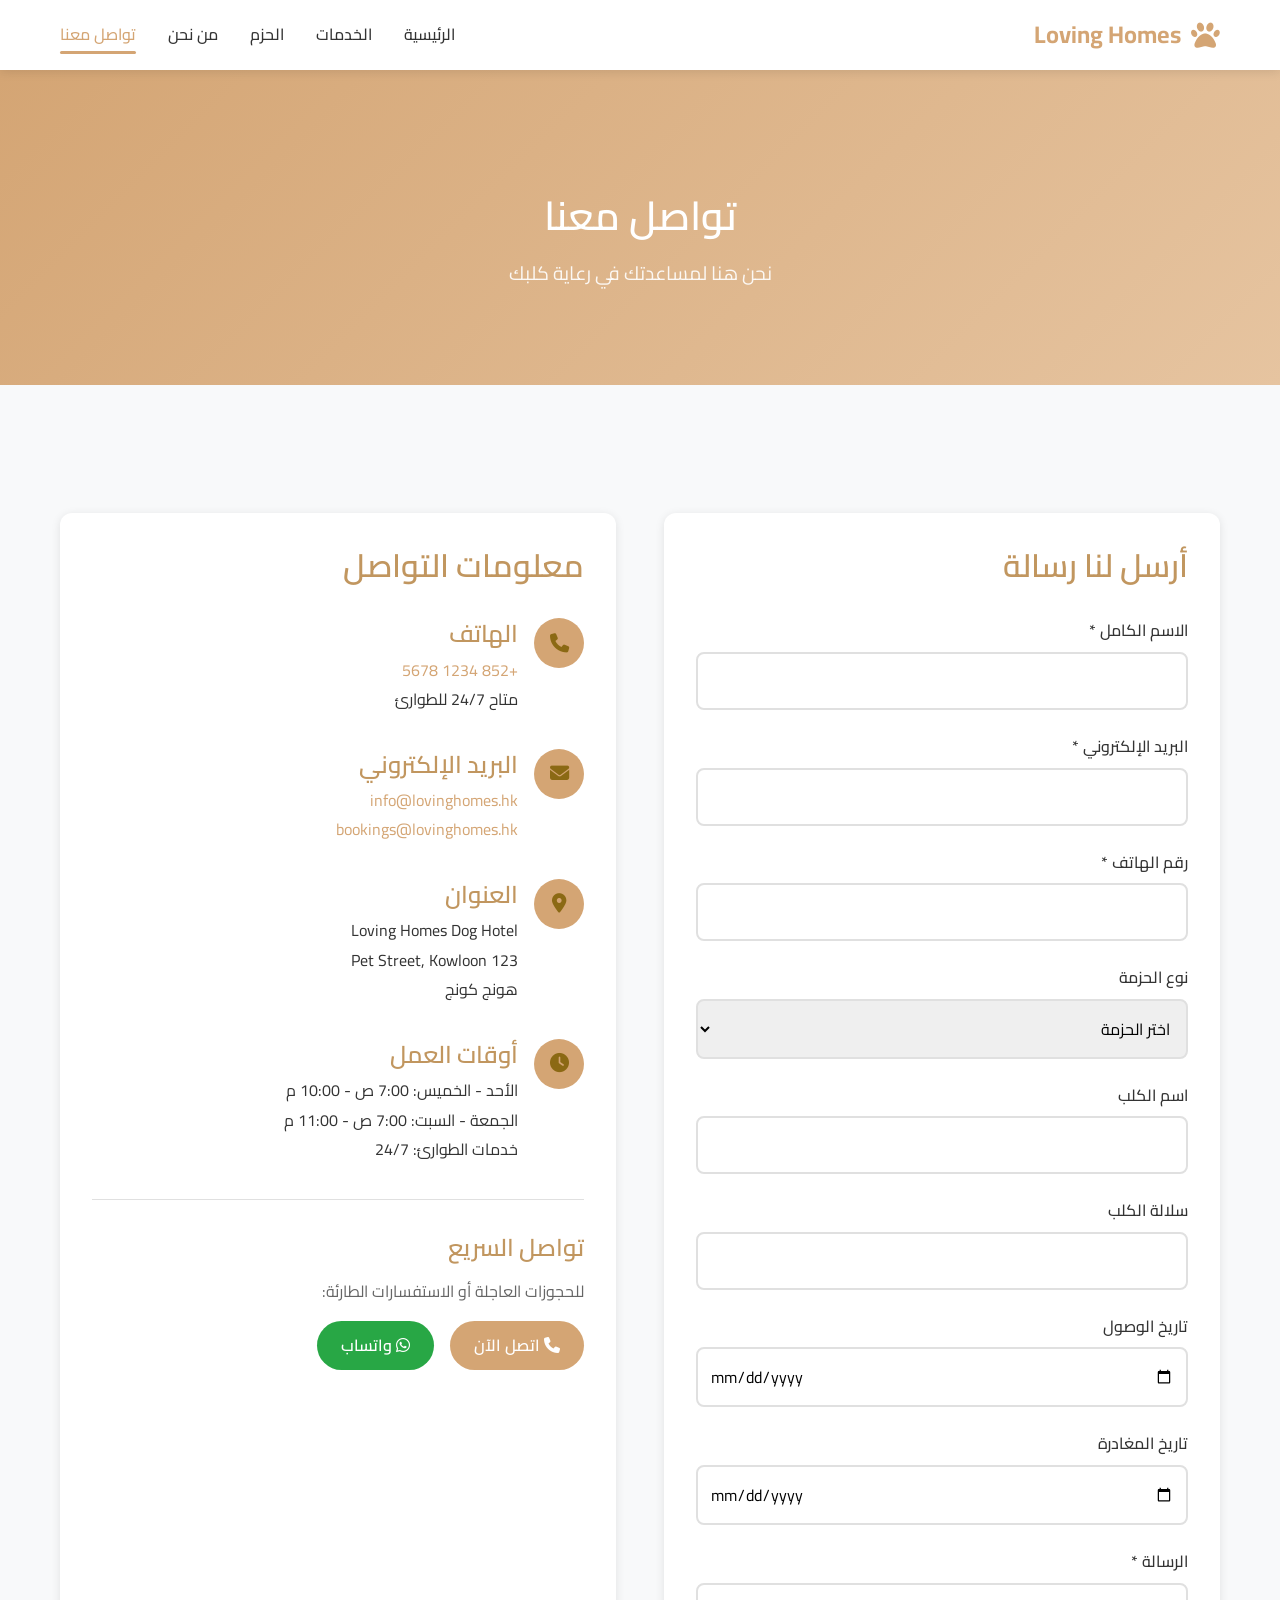
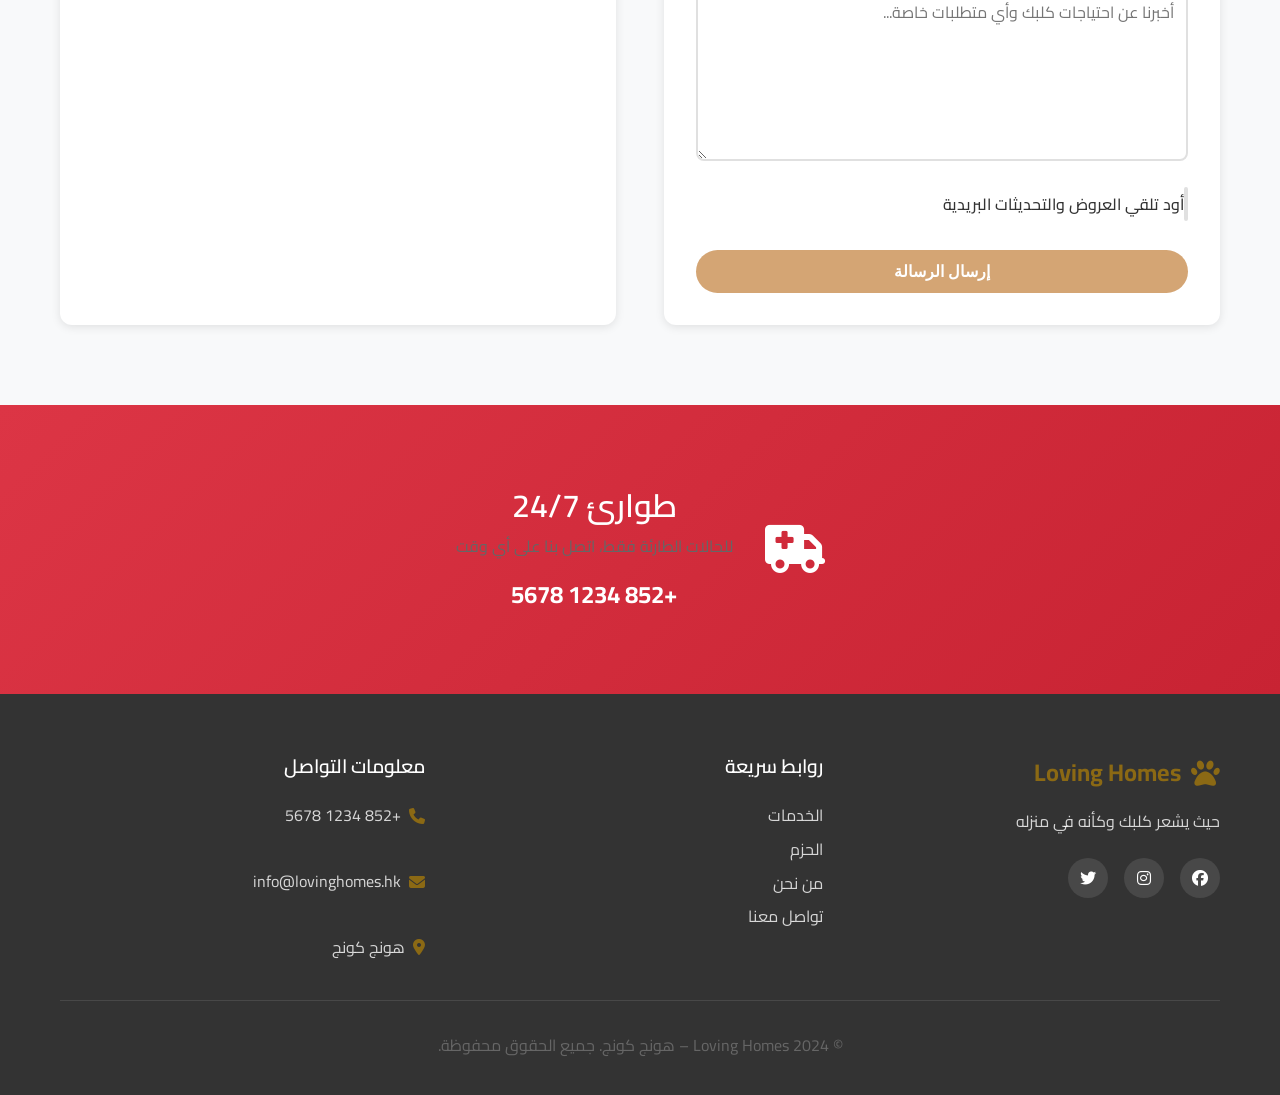
<file: contact.html>
<!DOCTYPE html>
<html lang="ar" dir="rtl">
<head>
    <meta charset="UTF-8">
    <meta name="viewport" content="width=device-width, initial-scale=1.0">
    <title>تواصل معنا | Loving Homes – هونج كونج</title>
    <meta name="description" content="تواصل مع Loving Homes هونج كونج لحجز فندق الكلاب">
    <link rel="stylesheet" href="styles.css">
    <link rel="preconnect" href="https://fonts.googleapis.com">
    <link rel="preconnect" href="https://fonts.gstatic.com" crossorigin>
    <link href="https://fonts.googleapis.com/css2?family=Cairo:wght@300;400;600;700&display=swap" rel="stylesheet">
    <link rel="stylesheet" href="https://cdnjs.cloudflare.com/ajax/libs/font-awesome/6.4.0/css/all.min.css">
</head>
<body>
    <!-- Navigation -->
    <nav class="navbar">
        <div class="nav-container">
            <div class="nav-logo">
                <i class="fas fa-paw"></i>
                <span>Loving Homes</span>
            </div>
            <ul class="nav-menu">
                <li><a href="index.html" class="nav-link">الرئيسية</a></li>
                <li><a href="services.html" class="nav-link">الخدمات</a></li>
                <li><a href="packages.html" class="nav-link">الحزم</a></li>
                <li><a href="about.html" class="nav-link">من نحن</a></li>
                <li><a href="contact.html" class="nav-link active">تواصل معنا</a></li>
            </ul>
            <div class="nav-toggle">
                <span class="bar"></span>
                <span class="bar"></span>
                <span class="bar"></span>
            </div>
        </div>
    </nav>

    <!-- Page Header -->
    <section class="page-header">
        <div class="container">
            <h1>تواصل معنا</h1>
            <p>نحن هنا لمساعدتك في رعاية كلبك</p>
        </div>
    </section>

    <!-- Contact Section -->
    <section class="contact-section">
        <div class="container">
            <div class="contact-grid">
                <!-- Contact Form -->
                <div class="contact-form-container">
                    <h2>أرسل لنا رسالة</h2>
                    <form class="contact-form" id="contactForm">
                        <div class="form-group">
                            <label for="name">الاسم الكامل *</label>
                            <input type="text" id="name" name="name" required>
                        </div>
                        <div class="form-group">
                            <label for="email">البريد الإلكتروني *</label>
                            <input type="email" id="email" name="email" required>
                        </div>
                        <div class="form-group">
                            <label for="phone">رقم الهاتف *</label>
                            <input type="tel" id="phone" name="phone" required>
                        </div>
                        <div class="form-group">
                            <label for="package">نوع الحزمة</label>
                            <select id="package" name="package">
                                <option value="">اختر الحزمة</option>
                                <option value="premium">الحزمة المميزة</option>
                                <option value="classic">الحزمة الكلاسيكية</option>
                                <option value="day">حزمة اليوم</option>
                                <option value="custom">حزمة مخصصة</option>
                                <option value="not-sure">لم أقرر بعد</option>
                            </select>
                        </div>
                        <div class="form-group">
                            <label for="dog-name">اسم الكلب</label>
                            <input type="text" id="dog-name" name="dog-name">
                        </div>
                        <div class="form-group">
                            <label for="dog-breed">سلالة الكلب</label>
                            <input type="text" id="dog-breed" name="dog-breed">
                        </div>
                        <div class="form-group">
                            <label for="checkin-date">تاريخ الوصول</label>
                            <input type="date" id="checkin-date" name="checkin-date">
                        </div>
                        <div class="form-group">
                            <label for="checkout-date">تاريخ المغادرة</label>
                            <input type="date" id="checkout-date" name="checkout-date">
                        </div>
                        <div class="form-group">
                            <label for="message">الرسالة *</label>
                            <textarea id="message" name="message" rows="5" required placeholder="أخبرنا عن احتياجات كلبك وأي متطلبات خاصة..."></textarea>
                        </div>
                        <div class="form-group checkbox-group">
                            <label class="checkbox-label">
                                <input type="checkbox" id="newsletter" name="newsletter">
                                <span class="checkmark"></span>
                                أود تلقي العروض والتحديثات البريدية
                            </label>
                        </div>
                        <button type="submit" class="btn btn-primary btn-full">إرسال الرسالة</button>
                    </form>
                </div>

                <!-- Contact Information -->
                <div class="contact-info-container">
                    <h2>معلومات التواصل</h2>
                    <div class="contact-info">
                        <div class="info-item">
                            <div class="info-icon">
                                <i class="fas fa-phone"></i>
                            </div>
                            <div class="info-content">
                                <h3>الهاتف</h3>
                                <p><a href="tel:+85212345678">+852 1234 5678</a></p>
                                <p>متاح 24/7 للطوارئ</p>
                            </div>
                        </div>
                        <div class="info-item">
                            <div class="info-icon">
                                <i class="fas fa-envelope"></i>
                            </div>
                            <div class="info-content">
                                <h3>البريد الإلكتروني</h3>
                                <p><a href="mailto:info@lovinghomes.hk">info@lovinghomes.hk</a></p>
                                <p><a href="mailto:bookings@lovinghomes.hk">bookings@lovinghomes.hk</a></p>
                            </div>
                        </div>
                        <div class="info-item">
                            <div class="info-icon">
                                <i class="fas fa-map-marker-alt"></i>
                            </div>
                            <div class="info-content">
                                <h3>العنوان</h3>
                                <p>Loving Homes Dog Hotel</p>
                                <p>123 Pet Street, Kowloon</p>
                                <p>هونج كونج</p>
                            </div>
                        </div>
                        <div class="info-item">
                            <div class="info-icon">
                                <i class="fas fa-clock"></i>
                            </div>
                            <div class="info-content">
                                <h3>أوقات العمل</h3>
                                <p>الأحد - الخميس: 7:00 ص - 10:00 م</p>
                                <p>الجمعة - السبت: 7:00 ص - 11:00 م</p>
                                <p>خدمات الطوارئ: 24/7</p>
                            </div>
                        </div>
                    </div>

                    <!-- Quick Contact -->
                    <div class="quick-contact">
                        <h3>تواصل السريع</h3>
                        <p>للحجوزات العاجلة أو الاستفسارات الطارئة:</p>
                        <div class="quick-buttons">
                            <a href="tel:+85212345678" class="btn btn-primary">
                                <i class="fas fa-phone"></i>
                                اتصل الآن
                            </a>
                            <a href="https://wa.me/85212345678" class="btn btn-success">
                                <i class="fab fa-whatsapp"></i>
                                واتساب
                            </a>
                        </div>
                    </div>
                </div>
            </div>
        </div>
    </section>

    <!-- Emergency Contact -->
    <section class="emergency-contact">
        <div class="container">
            <div class="emergency-content">
                <div class="emergency-icon">
                    <i class="fas fa-ambulance"></i>
                </div>
                <div class="emergency-text">
                    <h2>طوارئ 24/7</h2>
                    <p>للحالات الطارئة فقط، اتصل بنا على أي وقت</p>
                    <a href="tel:+85212345678" class="emergency-number">+852 1234 5678</a>
                </div>
            </div>
        </div>
    </section>

    <!-- Footer -->
    <footer class="footer">
        <div class="container">
            <div class="footer-content">
                <div class="footer-section">
                    <div class="footer-logo">
                        <i class="fas fa-paw"></i>
                        <span>Loving Homes</span>
                    </div>
                    <p>حيث يشعر كلبك وكأنه في منزله</p>
                    <div class="social-links">
                        <a href="#" aria-label="Facebook"><i class="fab fa-facebook"></i></a>
                        <a href="#" aria-label="Instagram"><i class="fab fa-instagram"></i></a>
                        <a href="#" aria-label="Twitter"><i class="fab fa-twitter"></i></a>
                    </div>
                </div>
                <div class="footer-section">
                    <h3>روابط سريعة</h3>
                    <ul>
                        <li><a href="services.html">الخدمات</a></li>
                        <li><a href="packages.html">الحزم</a></li>
                        <li><a href="about.html">من نحن</a></li>
                        <li><a href="contact.html">تواصل معنا</a></li>
                    </ul>
                </div>
                <div class="footer-section">
                    <h3>معلومات التواصل</h3>
                    <ul class="contact-info">
                        <li><i class="fas fa-phone"></i> +852 1234 5678</li>
                        <li><i class="fas fa-envelope"></i> info@lovinghomes.hk</li>
                        <li><i class="fas fa-map-marker-alt"></i> هونج كونج</li>
                    </ul>
                </div>
            </div>
            <div class="footer-bottom">
                <p>&copy; 2024 Loving Homes – هونج كونج. جميع الحقوق محفوظة.</p>
            </div>
        </div>
    </footer>

    <script src="script.js"></script>
</body>
</html>
</file>
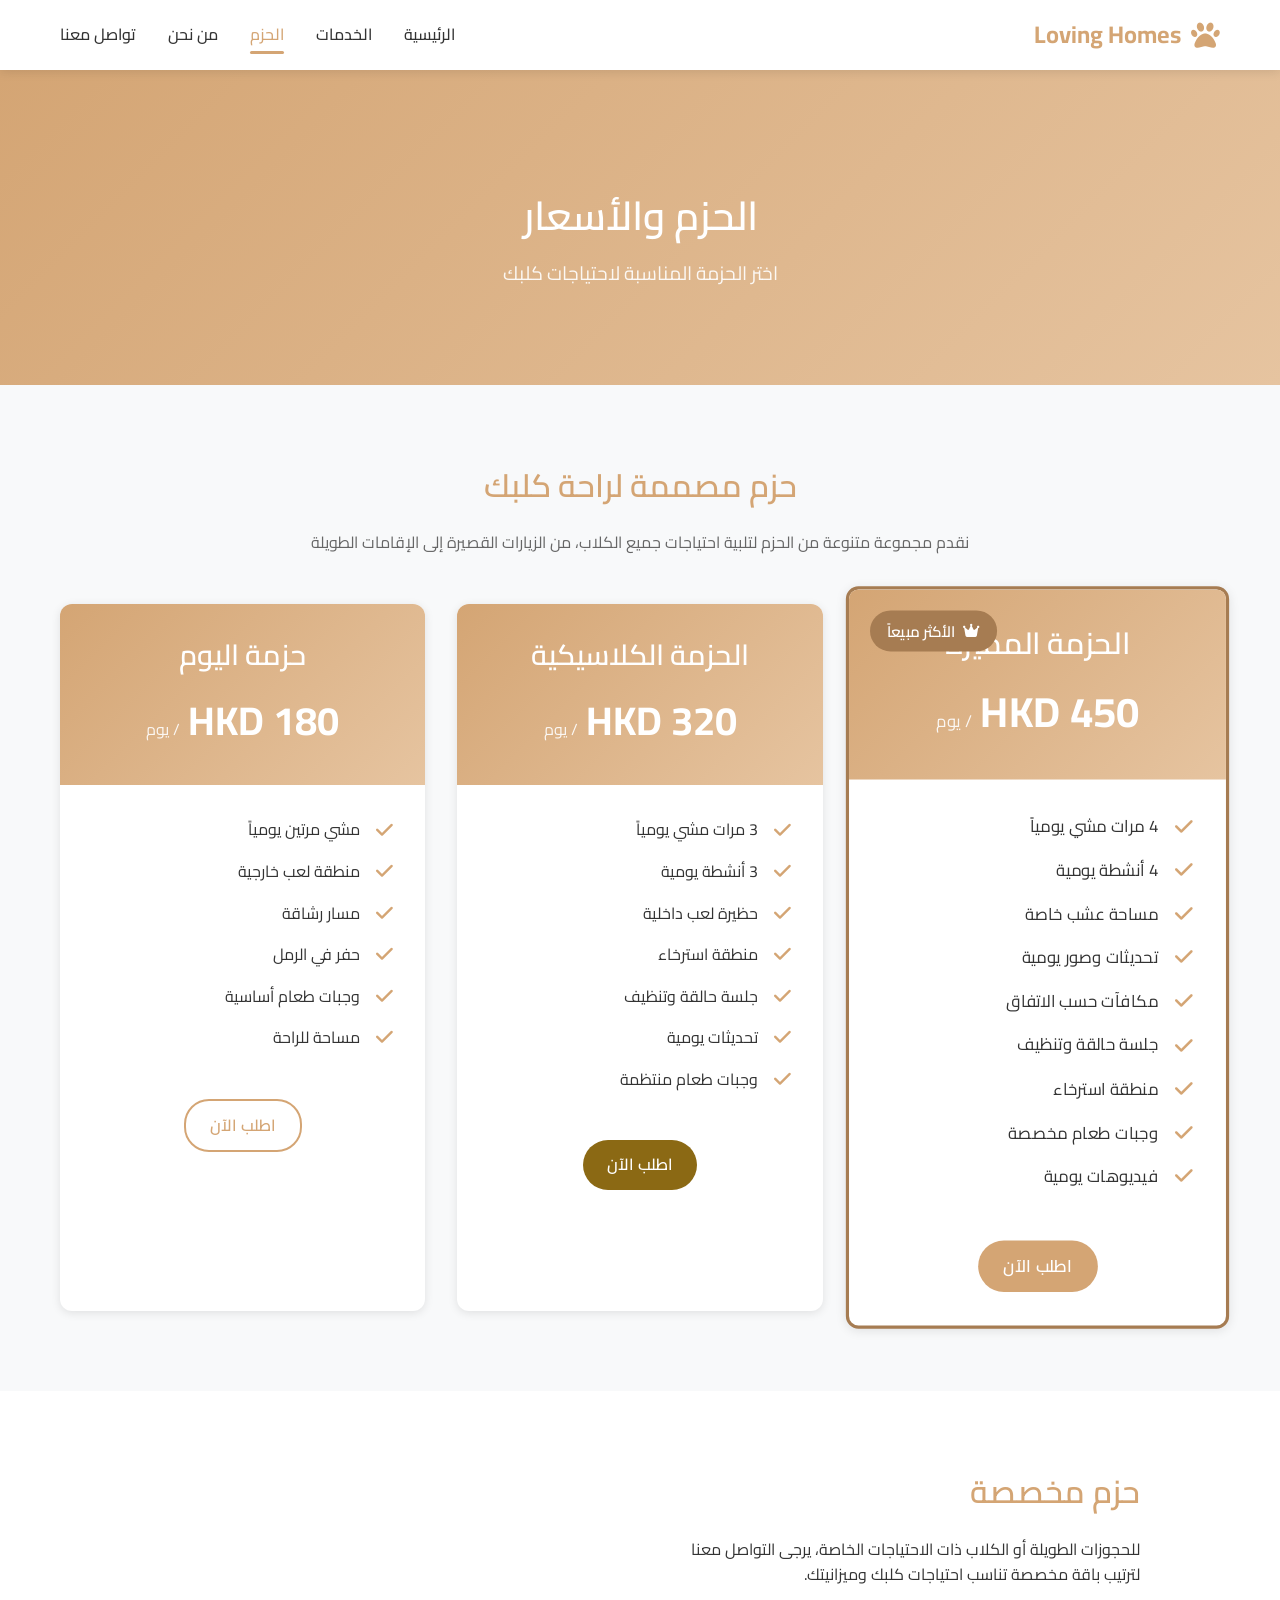
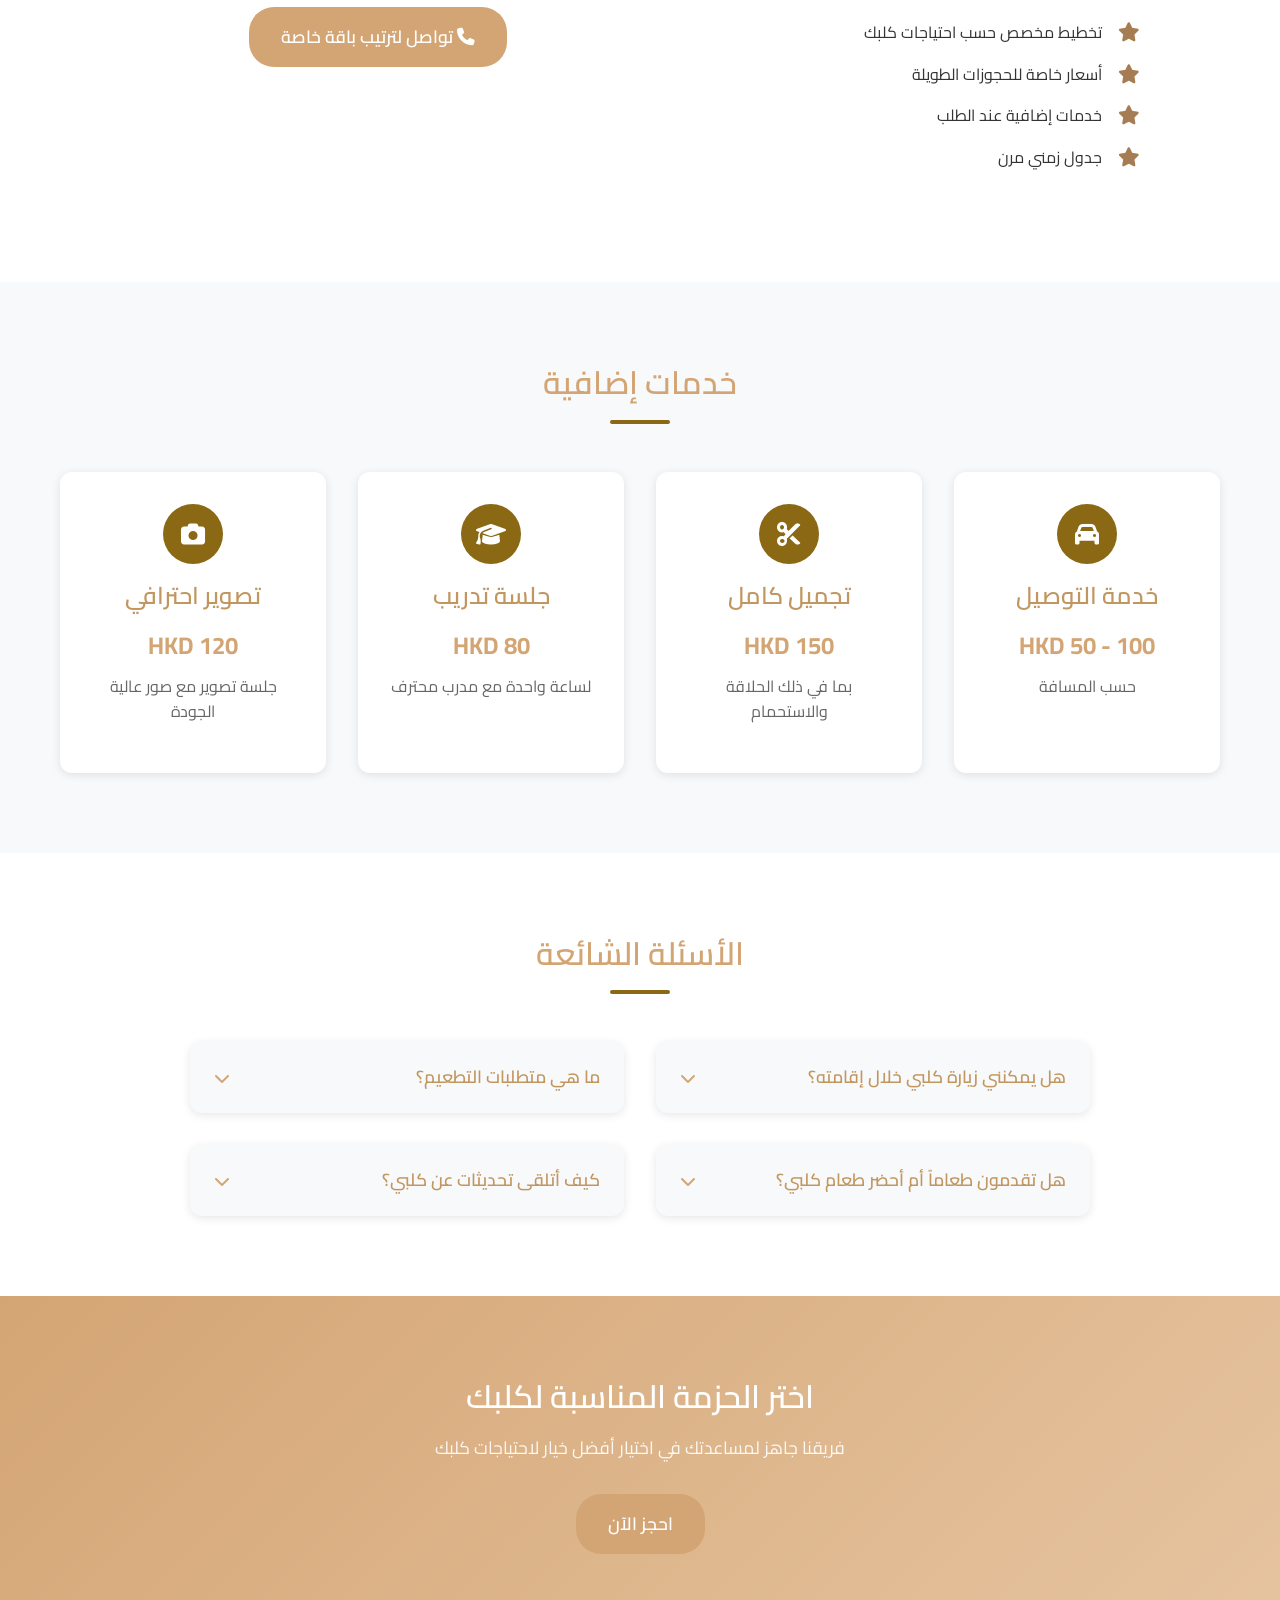
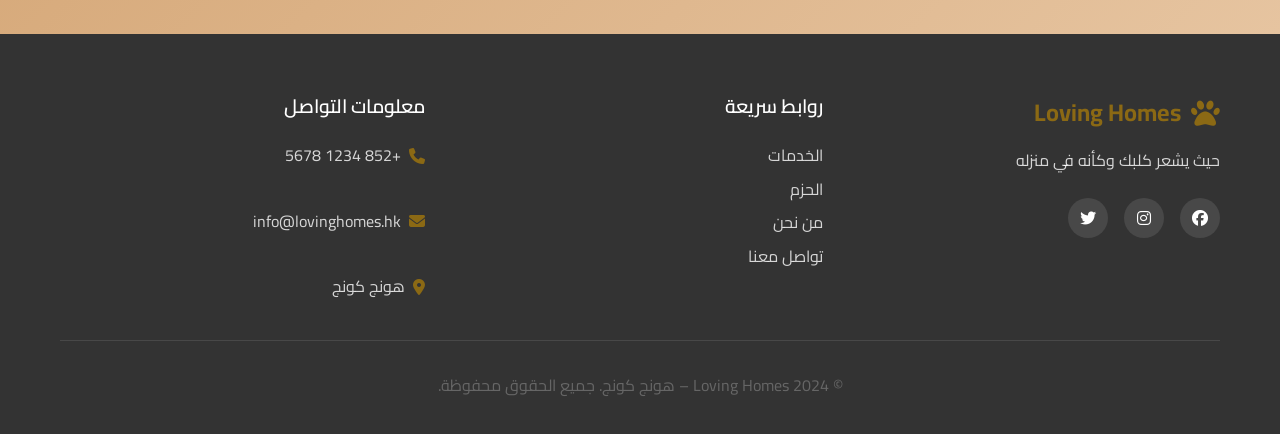
<file: packages.html>
<!DOCTYPE html>
<html lang="ar" dir="rtl">
<head>
    <meta charset="UTF-8">
    <meta name="viewport" content="width=device-width, initial-scale=1.0">
    <title>الحزم والأسعار | Loving Homes – هونج كونج</title>
    <meta name="description" content="حزم رعاية الكلاب في Loving Homes هونج كونج">
    <link rel="stylesheet" href="styles.css">
    <link rel="preconnect" href="https://fonts.googleapis.com">
    <link rel="preconnect" href="https://fonts.gstatic.com" crossorigin>
    <link href="https://fonts.googleapis.com/css2?family=Cairo:wght@300;400;600;700&display=swap" rel="stylesheet">
    <link rel="stylesheet" href="https://cdnjs.cloudflare.com/ajax/libs/font-awesome/6.4.0/css/all.min.css">
</head>
<body>
    <!-- Navigation -->
    <nav class="navbar">
        <div class="nav-container">
            <div class="nav-logo">
                <i class="fas fa-paw"></i>
                <span>Loving Homes</span>
            </div>
            <ul class="nav-menu">
                <li><a href="index.html" class="nav-link">الرئيسية</a></li>
                <li><a href="services.html" class="nav-link">الخدمات</a></li>
                <li><a href="packages.html" class="nav-link active">الحزم</a></li>
                <li><a href="about.html" class="nav-link">من نحن</a></li>
                <li><a href="contact.html" class="nav-link">تواصل معنا</a></li>
            </ul>
            <div class="nav-toggle">
                <span class="bar"></span>
                <span class="bar"></span>
                <span class="bar"></span>
            </div>
        </div>
    </nav>

    <!-- Page Header -->
    <section class="page-header">
        <div class="container">
            <h1>الحزم والأسعار</h1>
            <p>اختر الحزمة المناسبة لاحتياجات كلبك</p>
        </div>
    </section>

    <!-- Packages Section -->
    <section class="packages">
        <div class="container">
            <div class="packages-intro">
                <h2>حزم مصممة لراحة كلبك</h2>
                <p>نقدم مجموعة متنوعة من الحزم لتلبية احتياجات جميع الكلاب، من الزيارات القصيرة إلى الإقامات الطويلة</p>
            </div>

            <div class="packages-grid">
                <!-- Premium Package -->
                <div class="package-card premium">
                    <div class="package-badge">
                        <i class="fas fa-crown"></i>
                        <span>الأكثر مبيعاً</span>
                    </div>
                    <div class="package-header">
                        <h3>الحزمة المميزة</h3>
                        <div class="package-price">
                            <span class="price">HKD 450</span>
                            <span class="period">/ يوم</span>
                        </div>
                    </div>
                    <div class="package-features">
                        <ul>
                            <li><i class="fas fa-check"></i> 4 مرات مشي يومياً</li>
                            <li><i class="fas fa-check"></i> 4 أنشطة يومية</li>
                            <li><i class="fas fa-check"></i> مساحة عشب خاصة</li>
                            <li><i class="fas fa-check"></i> تحديثات وصور يومية</li>
                            <li><i class="fas fa-check"></i> مكافآت حسب الاتفاق</li>
                            <li><i class="fas fa-check"></i> جلسة حالقة وتنظيف</li>
                            <li><i class="fas fa-check"></i> منطقة استرخاء</li>
                            <li><i class="fas fa-check"></i> وجبات طعام مخصصة</li>
                            <li><i class="fas fa-check"></i> فيديوهات يومية</li>
                        </ul>
                    </div>
                    <div class="package-footer">
                        <a href="contact.html" class="btn btn-primary">اطلب الآن</a>
                    </div>
                </div>

                <!-- Classic Package -->
                <div class="package-card classic">
                    <div class="package-header">
                        <h3>الحزمة الكلاسيكية</h3>
                        <div class="package-price">
                            <span class="price">HKD 320</span>
                            <span class="period">/ يوم</span>
                        </div>
                    </div>
                    <div class="package-features">
                        <ul>
                            <li><i class="fas fa-check"></i> 3 مرات مشي يومياً</li>
                            <li><i class="fas fa-check"></i> 3 أنشطة يومية</li>
                            <li><i class="fas fa-check"></i> حظيرة لعب داخلية</li>
                            <li><i class="fas fa-check"></i> منطقة استرخاء</li>
                            <li><i class="fas fa-check"></i> جلسة حالقة وتنظيف</li>
                            <li><i class="fas fa-check"></i> تحديثات يومية</li>
                            <li><i class="fas fa-check"></i> وجبات طعام منتظمة</li>
                        </ul>
                    </div>
                    <div class="package-footer">
                        <a href="contact.html" class="btn btn-secondary">اطلب الآن</a>
                    </div>
                </div>

                <!-- Day Package -->
                <div class="package-card basic">
                    <div class="package-header">
                        <h3>حزمة اليوم</h3>
                        <div class="package-price">
                            <span class="price">HKD 180</span>
                            <span class="period">/ يوم</span>
                        </div>
                    </div>
                    <div class="package-features">
                        <ul>
                            <li><i class="fas fa-check"></i> مشي مرتين يومياً</li>
                            <li><i class="fas fa-check"></i> منطقة لعب خارجية</li>
                            <li><i class="fas fa-check"></i> مسار رشاقة</li>
                            <li><i class="fas fa-check"></i> حفر في الرمل</li>
                            <li><i class="fas fa-check"></i> وجبات طعام أساسية</li>
                            <li><i class="fas fa-check"></i> مساحة للراحة</li>
                        </ul>
                    </div>
                    <div class="package-footer">
                        <a href="contact.html" class="btn btn-outline">اطلب الآن</a>
                    </div>
                </div>
            </div>
        </div>
    </section>

    <!-- Custom Package Section -->
    <section class="custom-package">
        <div class="container">
            <div class="custom-content">
                <div class="custom-text">
                    <h2>حزم مخصصة</h2>
                    <p>للحجوزات الطويلة أو الكلاب ذات الاحتياجات الخاصة، يرجى التواصل معنا لترتيب باقة مخصصة تناسب احتياجات كلبك وميزانيتك.</p>
                    <ul class="custom-features">
                        <li><i class="fas fa-star"></i> تخطيط مخصص حسب احتياجات كلبك</li>
                        <li><i class="fas fa-star"></i> أسعار خاصة للحجوزات الطويلة</li>
                        <li><i class="fas fa-star"></i> خدمات إضافية عند الطلب</li>
                        <li><i class="fas fa-star"></i> جدول زمني مرن</li>
                    </ul>
                </div>
                <div class="custom-cta">
                    <a href="contact.html" class="btn btn-primary btn-large">
                        <i class="fas fa-phone"></i>
                        تواصل لترتيب باقة خاصة
                    </a>
                </div>
            </div>
        </div>
    </section>

    <!-- Additional Services -->
    <section class="additional-services">
        <div class="container">
            <h2 class="section-title">خدمات إضافية</h2>
            <div class="services-grid">
                <div class="service-addon">
                    <div class="addon-icon">
                        <i class="fas fa-car"></i>
                    </div>
                    <h3>خدمة التوصيل</h3>
                    <p class="addon-price">HKD 50 - 100</p>
                    <p>حسب المسافة</p>
                </div>
                <div class="service-addon">
                    <div class="addon-icon">
                        <i class="fas fa-cut"></i>
                    </div>
                    <h3>تجميل كامل</h3>
                    <p class="addon-price">HKD 150</p>
                    <p>بما في ذلك الحلاقة والاستحمام</p>
                </div>
                <div class="service-addon">
                    <div class="addon-icon">
                        <i class="fas fa-graduation-cap"></i>
                    </div>
                    <h3>جلسة تدريب</h3>
                    <p class="addon-price">HKD 80</p>
                    <p>لساعة واحدة مع مدرب محترف</p>
                </div>
                <div class="service-addon">
                    <div class="addon-icon">
                        <i class="fas fa-camera"></i>
                    </div>
                    <h3>تصوير احترافي</h3>
                    <p class="addon-price">HKD 120</p>
                    <p>جلسة تصوير مع صور عالية الجودة</p>
                </div>
            </div>
        </div>
    </section>

    <!-- FAQ Section -->
    <section class="faq">
        <div class="container">
            <h2 class="section-title">الأسئلة الشائعة</h2>
            <div class="faq-grid">
                <div class="faq-item">
                    <div class="faq-question">
                        <h3>هل يمكنني زيارة كلبي خلال إقامته؟</h3>
                        <i class="fas fa-chevron-down"></i>
                    </div>
                    <div class="faq-answer">
                        <p>نعم، نرحب بزياراتكم في أي وقت خلال ساعات العمل. يرجى حجز موعد مسبقاً لضمان توظيف الوقت المناسب.</p>
                    </div>
                </div>
                <div class="faq-item">
                    <div class="faq-question">
                        <h3>ما هي متطلبات التطعيم؟</h3>
                        <i class="fas fa-chevron-down"></i>
                    </div>
                    <div class="faq-answer">
                        <p>يجب أن تكون جميع الكلاب محدثة بالتطعيمات الأساسية (داء الكلب، التهاب الكبد، البارفو). يرجى تقديم سجل التطعيمات عند الحجز.</p>
                    </div>
                </div>
                <div class="faq-item">
                    <div class="faq-question">
                        <h3>هل تقدمون طعاماً أم أحضر طعام كلبي؟</h3>
                        <i class="fas fa-chevron-down"></i>
                    </div>
                    <div class="faq-answer">
                        <p>نقدم طعاماً عالي الجودة، ولكن إذا كان كلبك يتبع نظاماً غذائياً خاصاً، فيمكنك إحضار طعامه المخصص.</p>
                    </div>
                </div>
                <div class="faq-item">
                    <div class="faq-question">
                        <h3>كيف أتلقى تحديثات عن كلبي؟</h3>
                        <i class="fas fa-chevron-down"></i>
                    </div>
                    <div class="faq-answer">
                        <p>نرسل تحديثات يومية بالصور والفيديوهات عبر الواتساب أو البريد الإلكتروني، حسب تفضيلك.</p>
                    </div>
                </div>
            </div>
        </div>
    </section>

    <!-- CTA Section -->
    <section class="cta">
        <div class="container">
            <div class="cta-content">
                <h2>اختر الحزمة المناسبة لكلبك</h2>
                <p>فريقنا جاهز لمساعدتك في اختيار أفضل خيار لاحتياجات كلبك</p>
                <a href="contact.html" class="btn btn-primary btn-large">احجز الآن</a>
            </div>
        </div>
    </section>

    <!-- Footer -->
    <footer class="footer">
        <div class="container">
            <div class="footer-content">
                <div class="footer-section">
                    <div class="footer-logo">
                        <i class="fas fa-paw"></i>
                        <span>Loving Homes</span>
                    </div>
                    <p>حيث يشعر كلبك وكأنه في منزله</p>
                    <div class="social-links">
                        <a href="#" aria-label="Facebook"><i class="fab fa-facebook"></i></a>
                        <a href="#" aria-label="Instagram"><i class="fab fa-instagram"></i></a>
                        <a href="#" aria-label="Twitter"><i class="fab fa-twitter"></i></a>
                    </div>
                </div>
                <div class="footer-section">
                    <h3>روابط سريعة</h3>
                    <ul>
                        <li><a href="services.html">الخدمات</a></li>
                        <li><a href="packages.html">الحزم</a></li>
                        <li><a href="about.html">من نحن</a></li>
                        <li><a href="contact.html">تواصل معنا</a></li>
                    </ul>
                </div>
                <div class="footer-section">
                    <h3>معلومات التواصل</h3>
                    <ul class="contact-info">
                        <li><i class="fas fa-phone"></i> +852 1234 5678</li>
                        <li><i class="fas fa-envelope"></i> info@lovinghomes.hk</li>
                        <li><i class="fas fa-map-marker-alt"></i> هونج كونج</li>
                    </ul>
                </div>
            </div>
            <div class="footer-bottom">
                <p>&copy; 2024 Loving Homes – هونج كونج. جميع الحقوق محفوظة.</p>
            </div>
        </div>
    </footer>

    <script src="script.js"></script>
</body>
</html>
</file>
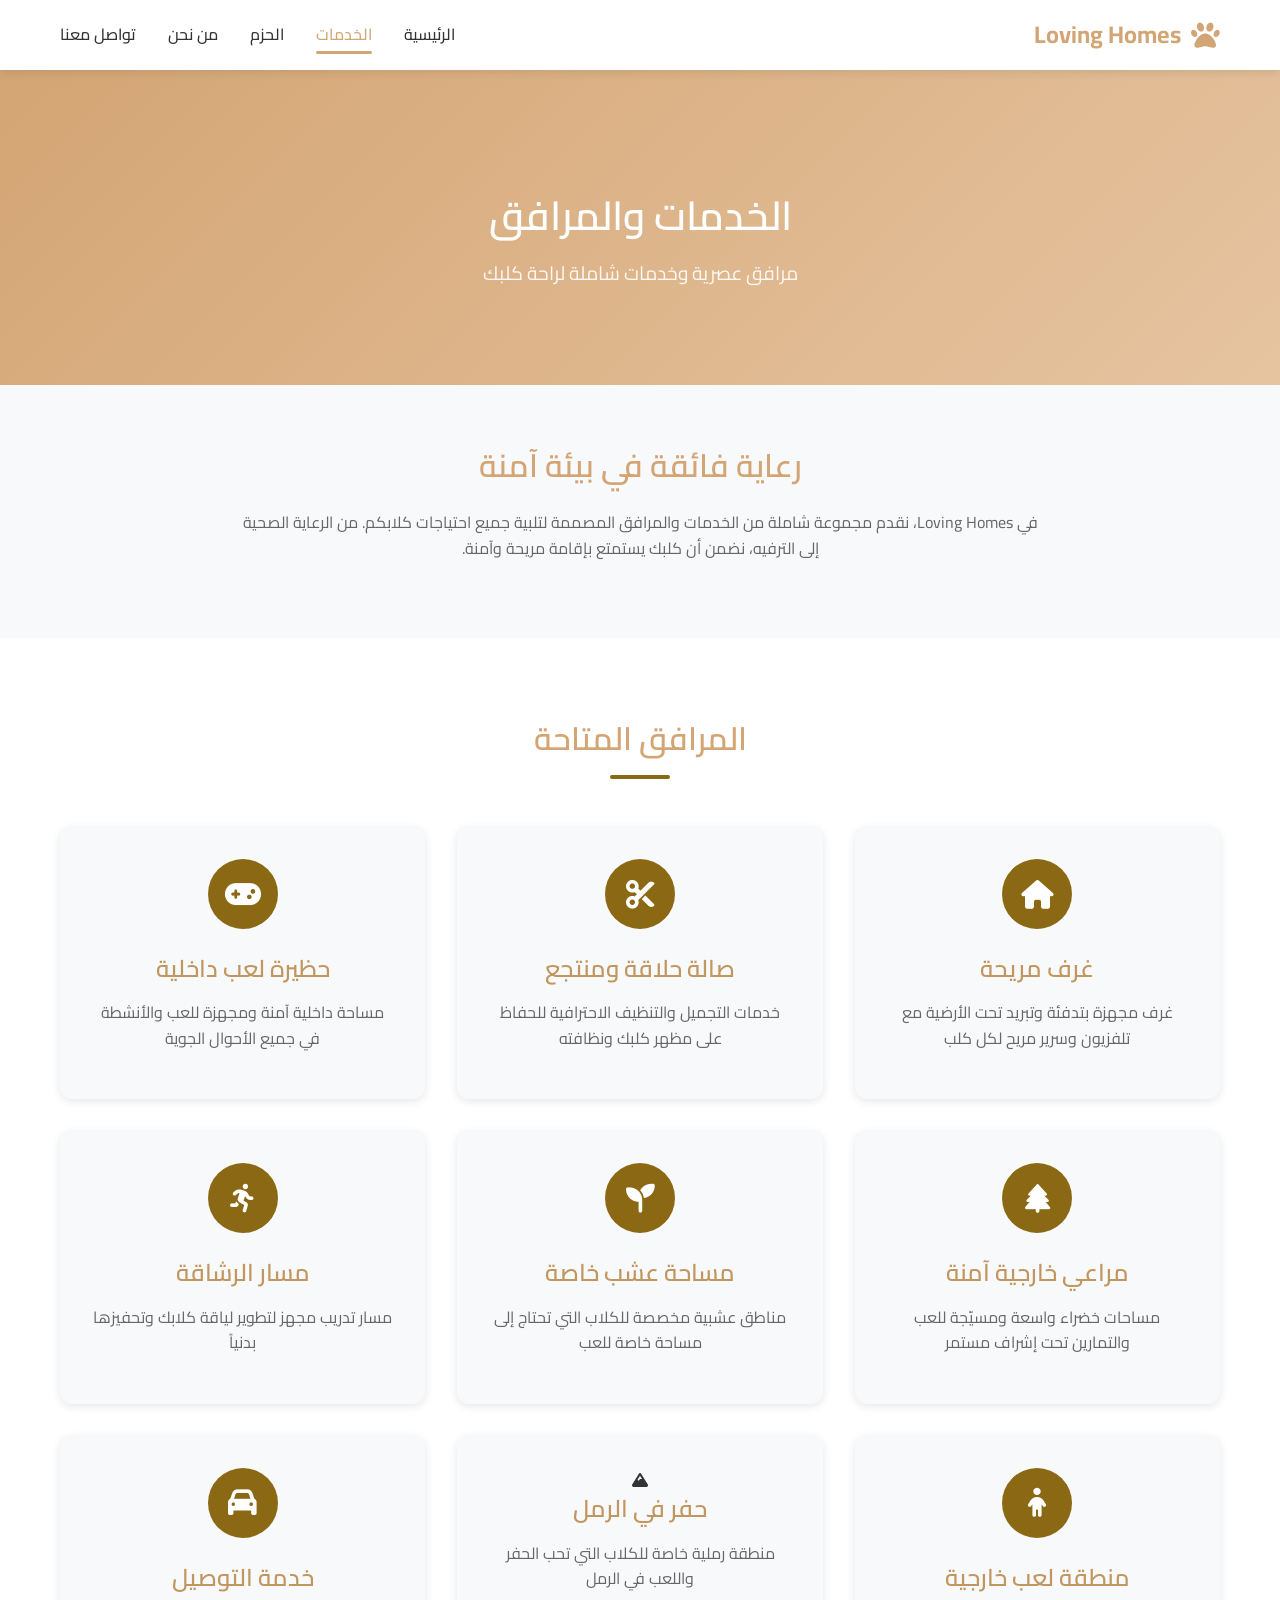
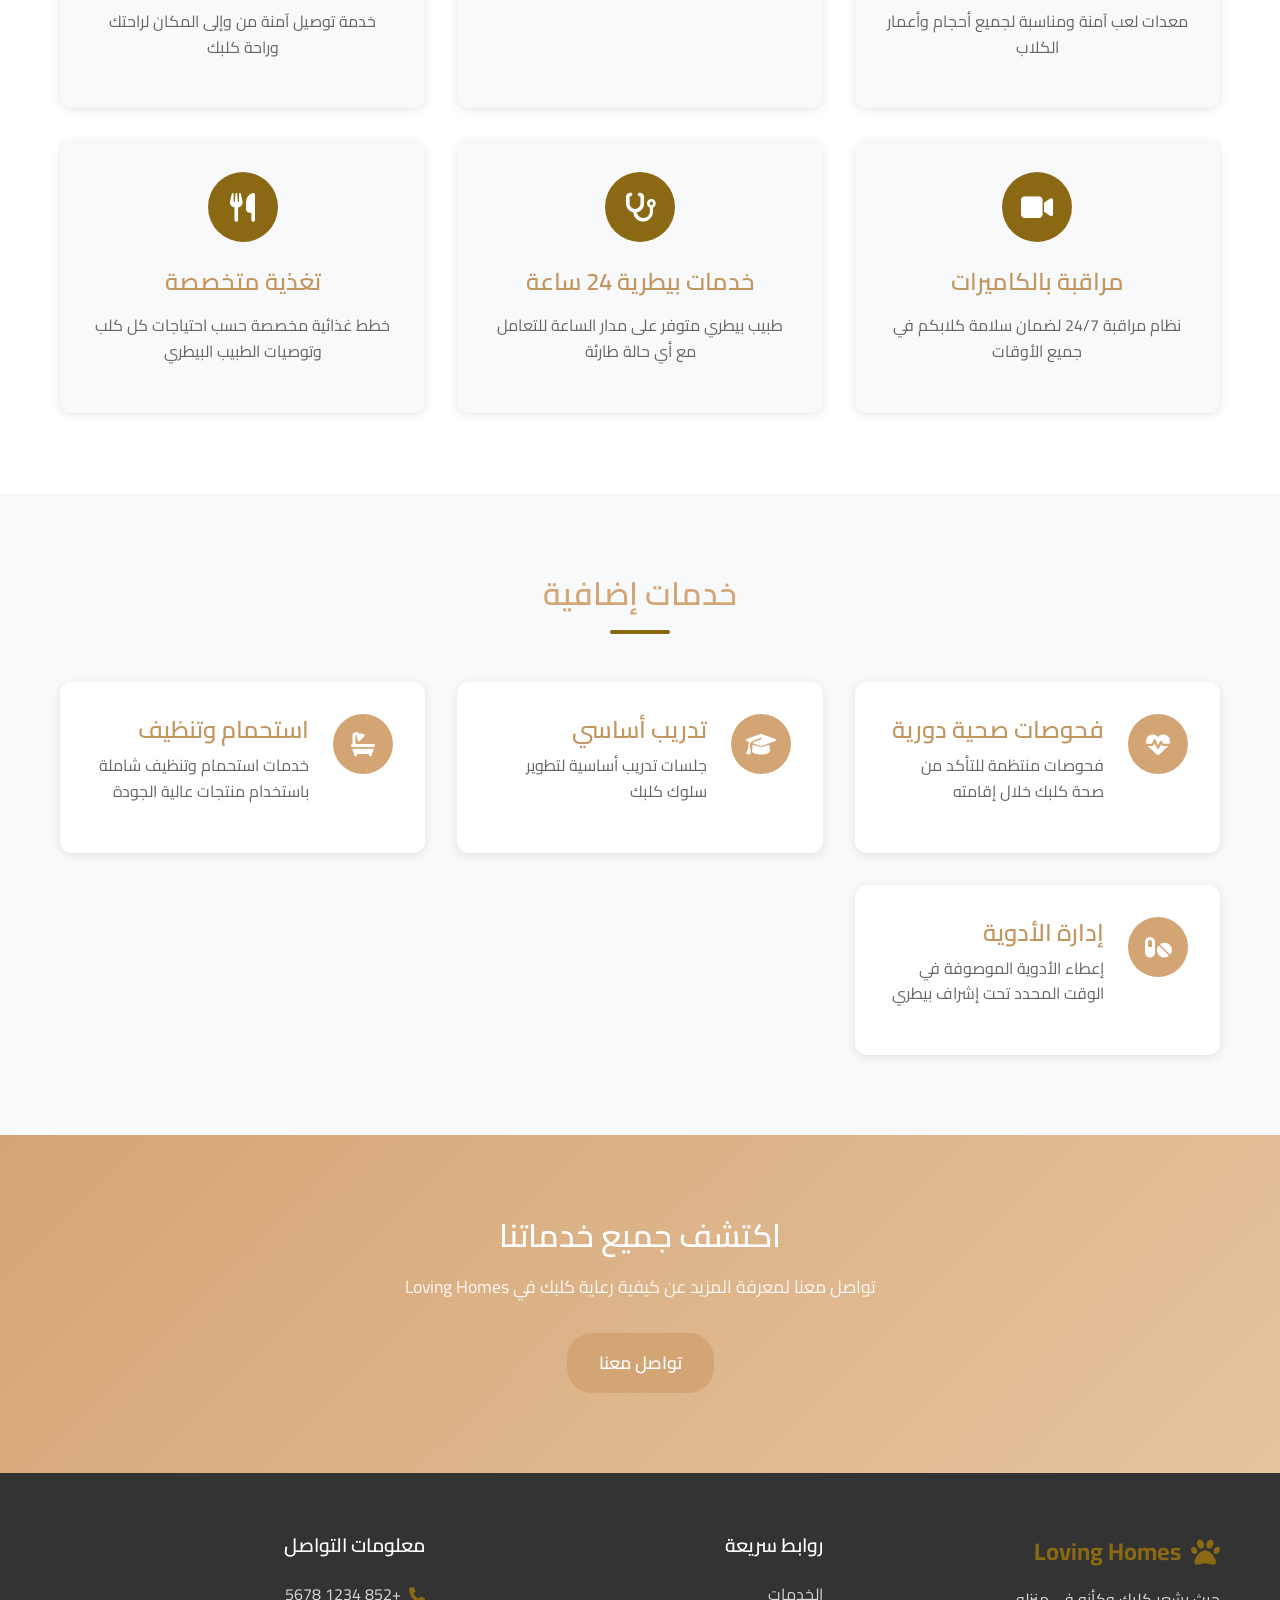
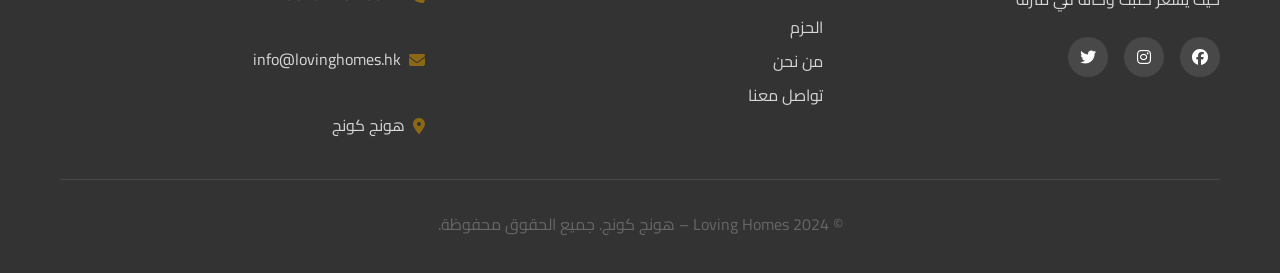
<file: services.html>
<!DOCTYPE html>
<html lang="ar" dir="rtl">
<head>
    <meta charset="UTF-8">
    <meta name="viewport" content="width=device-width, initial-scale=1.0">
    <title>الخدمات والمرافق | Loving Homes – هونج كونج</title>
    <meta name="description" content="مرافق وخدمات فندق الكلاب Loving Homes في هونج كونج">
    <link rel="stylesheet" href="styles.css">
    <link rel="preconnect" href="https://fonts.googleapis.com">
    <link rel="preconnect" href="https://fonts.gstatic.com" crossorigin>
    <link href="https://fonts.googleapis.com/css2?family=Cairo:wght@300;400;600;700&display=swap" rel="stylesheet">
    <link rel="stylesheet" href="https://cdnjs.cloudflare.com/ajax/libs/font-awesome/6.4.0/css/all.min.css">
</head>
<body>
    <!-- Navigation -->
    <nav class="navbar">
        <div class="nav-container">
            <div class="nav-logo">
                <i class="fas fa-paw"></i>
                <span>Loving Homes</span>
            </div>
            <ul class="nav-menu">
                <li><a href="index.html" class="nav-link">الرئيسية</a></li>
                <li><a href="services.html" class="nav-link active">الخدمات</a></li>
                <li><a href="packages.html" class="nav-link">الحزم</a></li>
                <li><a href="about.html" class="nav-link">من نحن</a></li>
                <li><a href="contact.html" class="nav-link">تواصل معنا</a></li>
            </ul>
            <div class="nav-toggle">
                <span class="bar"></span>
                <span class="bar"></span>
                <span class="bar"></span>
            </div>
        </div>
    </nav>

    <!-- Page Header -->
    <section class="page-header">
        <div class="container">
            <h1>الخدمات والمرافق</h1>
            <p>مرافق عصرية وخدمات شاملة لراحة كلبك</p>
        </div>
    </section>

    <!-- Services Overview -->
    <section class="services-overview">
        <div class="container">
            <div class="overview-text">
                <h2>رعاية فائقة في بيئة آمنة</h2>
                <p>في Loving Homes، نقدم مجموعة شاملة من الخدمات والمرافق المصممة لتلبية جميع احتياجات كلابكم. من الرعاية الصحية إلى الترفيه، نضمن أن كلبك يستمتع بإقامة مريحة وآمنة.</p>
            </div>
        </div>
    </section>

    <!-- Facilities Section -->
    <section class="facilities">
        <div class="container">
            <h2 class="section-title">المرافق المتاحة</h2>
            <div class="facilities-grid">
                <div class="facility-card">
                    <div class="facility-icon">
                        <i class="fas fa-home"></i>
                    </div>
                    <h3>غرف مريحة</h3>
                    <p>غرف مجهزة بتدفئة وتبريد تحت الأرضية مع تلفزيون وسرير مريح لكل كلب</p>
                </div>
                <div class="facility-card">
                    <div class="facility-icon">
                        <i class="fas fa-cut"></i>
                    </div>
                    <h3>صالة حلاقة ومنتجع</h3>
                    <p>خدمات التجميل والتنظيف الاحترافية للحفاظ على مظهر كلبك ونظافته</p>
                </div>
                <div class="facility-card">
                    <div class="facility-icon">
                        <i class="fas fa-gamepad"></i>
                    </div>
                    <h3>حظيرة لعب داخلية</h3>
                    <p>مساحة داخلية آمنة ومجهزة للعب والأنشطة في جميع الأحوال الجوية</p>
                </div>
                <div class="facility-card">
                    <div class="facility-icon">
                        <i class="fas fa-tree"></i>
                    </div>
                    <h3>مراعي خارجية آمنة</h3>
                    <p>مساحات خضراء واسعة ومسيّجة للعب والتمارين تحت إشراف مستمر</p>
                </div>
                <div class="facility-card">
                    <div class="facility-icon">
                        <i class="fas fa-seedling"></i>
                    </div>
                    <h3>مساحة عشب خاصة</h3>
                    <p>مناطق عشبية مخصصة للكلاب التي تحتاج إلى مساحة خاصة للعب</p>
                </div>
                <div class="facility-card">
                    <div class="facility-icon">
                        <i class="fas fa-running"></i>
                    </div>
                    <h3>مسار الرشاقة</h3>
                    <p>مسار تدريب مجهز لتطوير لياقة كلابك وتحفيزها بدنياً</p>
                </div>
                <div class="facility-card">
                    <div class="facility-icon">
                        <i class="fas fa-child"></i>
                    </div>
                    <h3>منطقة لعب خارجية</h3>
                    <p>معدات لعب آمنة ومناسبة لجميع أحجام وأعمار الكلاب</p>
                </div>
                <div class="facility-card">
                    <div class="fas fa-mountain"></i>
                    </div>
                    <h3>حفر في الرمل</h3>
                    <p>منطقة رملية خاصة للكلاب التي تحب الحفر واللعب في الرمل</p>
                </div>
                <div class="facility-card">
                    <div class="facility-icon">
                        <i class="fas fa-car"></i>
                    </div>
                    <h3>خدمة التوصيل</h3>
                    <p>خدمة توصيل آمنة من وإلى المكان لراحتك وراحة كلبك</p>
                </div>
                <div class="facility-card">
                    <div class="facility-icon">
                        <i class="fas fa-video"></i>
                    </div>
                    <h3>مراقبة بالكاميرات</h3>
                    <p>نظام مراقبة 24/7 لضمان سلامة كلابكم في جميع الأوقات</p>
                </div>
                <div class="facility-card">
                    <div class="facility-icon">
                        <i class="fas fa-stethoscope"></i>
                    </div>
                    <h3>خدمات بيطرية 24 ساعة</h3>
                    <p>طبيب بيطري متوفر على مدار الساعة للتعامل مع أي حالة طارئة</p>
                </div>
                <div class="facility-card">
                    <div class="facility-icon">
                        <i class="fas fa-utensils"></i>
                    </div>
                    <h3>تغذية متخصصة</h3>
                    <p>خطط غذائية مخصصة حسب احتياجات كل كلب وتوصيات الطبيب البيطري</p>
                </div>
            </div>
        </div>
    </section>

    <!-- Additional Services -->
    <section class="additional-services">
        <div class="container">
            <h2 class="section-title">خدمات إضافية</h2>
            <div class="services-list">
                <div class="service-item">
                    <div class="service-icon">
                        <i class="fas fa-heartbeat"></i>
                    </div>
                    <div class="service-content">
                        <h3>فحوصات صحية دورية</h3>
                        <p>فحوصات منتظمة للتأكد من صحة كلبك خلال إقامته</p>
                    </div>
                </div>
                <div class="service-item">
                    <div class="service-icon">
                        <i class="fas fa-graduation-cap"></i>
                    </div>
                    <div class="service-content">
                        <h3>تدريب أساسي</h3>
                        <p>جلسات تدريب أساسية لتطوير سلوك كلبك</p>
                    </div>
                </div>
                <div class="service-item">
                    <div class="service-icon">
                        <i class="fas fa-bath"></i>
                    </div>
                    <div class="service-content">
                        <h3>استحمام وتنظيف</h3>
                        <p>خدمات استحمام وتنظيف شاملة باستخدام منتجات عالية الجودة</p>
                    </div>
                </div>
                <div class="service-item">
                    <div class="service-icon">
                        <i class="fas fa-pills"></i>
                    </div>
                    <div class="service-content">
                        <h3>إدارة الأدوية</h3>
                        <p>إعطاء الأدوية الموصوفة في الوقت المحدد تحت إشراف بيطري</p>
                    </div>
                </div>
            </div>
        </div>
    </section>

    <!-- CTA Section -->
    <section class="cta">
        <div class="container">
            <div class="cta-content">
                <h2>اكتشف جميع خدماتنا</h2>
                <p>تواصل معنا لمعرفة المزيد عن كيفية رعاية كلبك في Loving Homes</p>
                <a href="contact.html" class="btn btn-primary btn-large">تواصل معنا</a>
            </div>
        </div>
    </section>

    <!-- Footer -->
    <footer class="footer">
        <div class="container">
            <div class="footer-content">
                <div class="footer-section">
                    <div class="footer-logo">
                        <i class="fas fa-paw"></i>
                        <span>Loving Homes</span>
                    </div>
                    <p>حيث يشعر كلبك وكأنه في منزله</p>
                    <div class="social-links">
                        <a href="#" aria-label="Facebook"><i class="fab fa-facebook"></i></a>
                        <a href="#" aria-label="Instagram"><i class="fab fa-instagram"></i></a>
                        <a href="#" aria-label="Twitter"><i class="fab fa-twitter"></i></a>
                    </div>
                </div>
                <div class="footer-section">
                    <h3>روابط سريعة</h3>
                    <ul>
                        <li><a href="services.html">الخدمات</a></li>
                        <li><a href="packages.html">الحزم</a></li>
                        <li><a href="about.html">من نحن</a></li>
                        <li><a href="contact.html">تواصل معنا</a></li>
                    </ul>
                </div>
                <div class="footer-section">
                    <h3>معلومات التواصل</h3>
                    <ul class="contact-info">
                        <li><i class="fas fa-phone"></i> +852 1234 5678</li>
                        <li><i class="fas fa-envelope"></i> info@lovinghomes.hk</li>
                        <li><i class="fas fa-map-marker-alt"></i> هونج كونج</li>
                    </ul>
                </div>
            </div>
            <div class="footer-bottom">
                <p>&copy; 2024 Loving Homes – هونج كونج. جميع الحقوق محفوظة.</p>
            </div>
        </div>
    </footer>

    <script src="script.js"></script>
</body>
</html>
</file>
<file: styles.css>
/* Loving Homes - Hong Kong Dog Hotel Styles */
/* Modern, Responsive Design with RTL Support */

:root {
    --primary-color: #d4a574;
    --primary-light: #e6c4a0;
    --primary-dark: #c1965f;
    --secondary-color: #8b6914;
    --accent-color: #a67c52;
    --text-dark: #333333;
    --text-light: #666666;
    --text-lighter: #999999;
    --bg-light: #f8f9fa;
    --bg-white: #ffffff;
    --border-color: #e0e0e0;
    --shadow-light: 0 2px 10px rgba(0, 0, 0, 0.1);
    --shadow-medium: 0 5px 20px rgba(0, 0, 0, 0.15);
    --shadow-heavy: 0 10px 30px rgba(0, 0, 0, 0.2);
    --transition: all 0.3s ease;
    --border-radius: 8px;
    --border-radius-large: 12px;
}

* {
    margin: 0;
    padding: 0;
    box-sizing: border-box;
}

html {
    scroll-behavior: smooth;
}

body {
    font-family: 'Cairo', sans-serif;
    line-height: 1.6;
    color: var(--text-dark);
    background-color: var(--bg-white);
    direction: rtl;
}

.container {
    max-width: 1200px;
    margin: 0 auto;
    padding: 0 20px;
}

/* Typography */
h1, h2, h3, h4, h5, h6 {
    font-weight: 600;
    line-height: 1.3;
    margin-bottom: 1rem;
}

h1 {
    font-size: 2.5rem;
    color: var(--primary-color);
}

h2 {
    font-size: 2rem;
    color: var(--primary-color);
}

h3 {
    font-size: 1.5rem;
    color: var(--primary-dark);
}

h4 {
    font-size: 1.25rem;
}

p {
    margin-bottom: 1rem;
    color: var(--text-light);
}

a {
    color: var(--primary-color);
    text-decoration: none;
    transition: var(--transition);
}

a:hover {
    color: var(--primary-light);
}

/* Buttons */
.btn {
    display: inline-block;
    padding: 12px 24px;
    border: none;
    border-radius: var(--border-radius);
    font-size: 1rem;
    font-weight: 600;
    text-align: center;
    cursor: pointer;
    transition: var(--transition);
    text-decoration: none;
    border-radius: 25px;
}

.btn-primary {
    background-color: var(--primary-color);
    color: white;
}

.btn-primary:hover {
    background-color: var(--primary-light);
    transform: translateY(-2px);
    box-shadow: var(--shadow-medium);
}

.btn-secondary {
    background-color: var(--secondary-color);
    color: white;
}

.btn-secondary:hover {
    background-color: #c1965f;
    transform: translateY(-2px);
    box-shadow: var(--shadow-medium);
}

.btn-outline {
    background-color: transparent;
    color: var(--primary-color);
    border: 2px solid var(--primary-color);
}

.btn-outline:hover {
    background-color: var(--primary-color);
    color: white;
    transform: translateY(-2px);
}

.btn-success {
    background-color: #28a745;
    color: white;
}

.btn-success:hover {
    background-color: #218838;
    transform: translateY(-2px);
}

.btn-large {
    padding: 16px 32px;
    font-size: 1.1rem;
}

.btn-full {
    width: 100%;
}

/* Navigation */
.navbar {
    background-color: var(--bg-white);
    box-shadow: var(--shadow-light);
    position: fixed;
    top: 0;
    width: 100%;
    z-index: 1000;
    transition: var(--transition);
}

.nav-container {
    max-width: 1200px;
    margin: 0 auto;
    padding: 0 20px;
    display: flex;
    justify-content: space-between;
    align-items: center;
    height: 70px;
}

.nav-logo {
    display: flex;
    align-items: center;
    font-size: 1.5rem;
    font-weight: 700;
    color: var(--primary-color);
}

.nav-logo i {
    margin-left: 10px;
    font-size: 1.8rem;
}

.nav-menu {
    display: flex;
    list-style: none;
    gap: 2rem;
}

.nav-link {
    color: var(--text-dark);
    font-weight: 500;
    transition: var(--transition);
    position: relative;
}

.nav-link:hover,
.nav-link.active {
    color: var(--primary-color);
}

.nav-link.active::after {
    content: '';
    position: absolute;
    bottom: -5px;
    right: 0;
    width: 100%;
    height: 3px;
    background-color: var(--primary-color);
    border-radius: 2px;
}

.nav-toggle {
    display: none;
    flex-direction: column;
    cursor: pointer;
}

.bar {
    width: 25px;
    height: 3px;
    background-color: var(--text-dark);
    margin: 3px 0;
    transition: var(--transition);
}

/* Hero Section */
.hero {
    height: 100vh;
    background: linear-gradient(rgba(212, 165, 116, 0.8), rgba(212, 165, 116, 0.8)),
                url('https://images.unsplash.com/photo-1450778869180-b8306eb9e1f5?w=1920&h=1080&fit=crop') center/cover;
    display: flex;
    align-items: center;
    justify-content: center;
    text-align: center;
    color: white;
    position: relative;
}

.hero-content {
    max-width: 800px;
    padding: 0 20px;
    animation: fadeInUp 1s ease;
}

.hero h1 {
    font-size: 3.5rem;
    margin-bottom: 1rem;
    color: white;
}

.hero-tagline {
    font-size: 1.5rem;
    margin-bottom: 1.5rem;
    color: var(--secondary-color);
    font-weight: 600;
}

.hero-description {
    font-size: 1.2rem;
    margin-bottom: 2rem;
    color: rgba(255, 255, 255, 0.9);
}

.hero-buttons {
    display: flex;
    gap: 1rem;
    justify-content: center;
    flex-wrap: wrap;
}

/* Page Header */
.page-header {
    background: linear-gradient(135deg, var(--primary-color), var(--primary-light));
    color: white;
    padding: 120px 0 80px;
    text-align: center;
    margin-top: 70px;
}

.page-header h1 {
    font-size: 2.5rem;
    color: white;
    margin-bottom: 1rem;
}

.page-header p {
    font-size: 1.2rem;
    color: rgba(255, 255, 255, 0.9);
}

/* Section Styles */
section {
    padding: 80px 0;
}

.section-title {
    text-align: center;
    margin-bottom: 3rem;
    position: relative;
}

.section-title::after {
    content: '';
    display: block;
    width: 60px;
    height: 4px;
    background-color: var(--secondary-color);
    margin: 1rem auto;
    border-radius: 2px;
}

.section-subtitle {
    text-align: center;
    max-width: 600px;
    margin: 0 auto 3rem;
    color: var(--text-light);
}

/* Features Section */
.features {
    background-color: var(--bg-light);
}

.features-grid {
    display: grid;
    grid-template-columns: repeat(auto-fit, minmax(280px, 1fr));
    gap: 2rem;
    margin-top: 3rem;
}

.feature-card {
    background-color: var(--bg-white);
    padding: 2rem;
    border-radius: var(--border-radius-large);
    text-align: center;
    box-shadow: var(--shadow-light);
    transition: var(--transition);
}

.feature-card:hover {
    transform: translateY(-10px);
    box-shadow: var(--shadow-heavy);
}

.feature-icon {
    width: 80px;
    height: 80px;
    background-color: var(--primary-color);
    color: white;
    border-radius: 50%;
    display: flex;
    align-items: center;
    justify-content: center;
    margin: 0 auto 1.5rem;
    font-size: 2rem;
}

.feature-card h3 {
    color: var(--primary-dark);
    margin-bottom: 1rem;
}

/* Testimonials Section */
.testimonials {
    background-color: var(--bg-white);
}

.testimonials-grid {
    display: grid;
    grid-template-columns: repeat(auto-fit, minmax(350px, 1fr));
    gap: 2rem;
    margin-top: 3rem;
}

.testimonial-card {
    background-color: var(--bg-light);
    padding: 2rem;
    border-radius: var(--border-radius-large);
    box-shadow: var(--shadow-light);
    transition: var(--transition);
}

.testimonial-card:hover {
    transform: translateY(-5px);
    box-shadow: var(--shadow-medium);
}

.testimonial-rating {
    color: #ffc107;
    margin-bottom: 1rem;
    font-size: 1.2rem;
}

.testimonial-text {
    font-style: italic;
    margin-bottom: 1.5rem;
    color: var(--text-dark);
}

.testimonial-author {
    display: flex;
    align-items: center;
    gap: 1rem;
}

.author-image {
    width: 50px;
    height: 50px;
    border-radius: 50%;
    object-fit: cover;
}

.author-info h4 {
    margin-bottom: 0.25rem;
    color: var(--text-dark);
}

.author-info p {
    margin: 0;
    color: var(--text-lighter);
    font-size: 0.9rem;
}

/* CTA Section */
.cta {
    background: linear-gradient(135deg, var(--primary-color), var(--primary-light));
    color: white;
    text-align: center;
}

.cta-content h2 {
    color: white;
    margin-bottom: 1rem;
}

.cta-content p {
    color: rgba(255, 255, 255, 0.9);
    margin-bottom: 2rem;
    font-size: 1.1rem;
}

/* Services Page */
.services-overview {
    background-color: var(--bg-light);
    padding: 60px 0;
}

.overview-text {
    text-align: center;
    max-width: 800px;
    margin: 0 auto;
}

.overview-text h2 {
    margin-bottom: 1.5rem;
}

/* Facilities Section */
.facilities {
    background-color: var(--bg-white);
}

.facilities-grid {
    display: grid;
    grid-template-columns: repeat(auto-fit, minmax(300px, 1fr));
    gap: 2rem;
    margin-top: 3rem;
}

.facility-card {
    background-color: var(--bg-light);
    padding: 2rem;
    border-radius: var(--border-radius-large);
    text-align: center;
    box-shadow: var(--shadow-light);
    transition: var(--transition);
}

.facility-card:hover {
    transform: translateY(-5px);
    box-shadow: var(--shadow-medium);
}

.facility-icon {
    width: 70px;
    height: 70px;
    background-color: var(--secondary-color);
    color: white;
    border-radius: 50%;
    display: flex;
    align-items: center;
    justify-content: center;
    margin: 0 auto 1.5rem;
    font-size: 1.8rem;
}

.facility-card h3 {
    color: var(--primary-dark);
    margin-bottom: 1rem;
}

/* Additional Services */
.additional-services {
    background-color: var(--bg-light);
}

.services-list {
    display: grid;
    grid-template-columns: repeat(auto-fit, minmax(300px, 1fr));
    gap: 2rem;
    margin-top: 3rem;
}

.service-item {
    display: flex;
    align-items: flex-start;
    gap: 1.5rem;
    background-color: var(--bg-white);
    padding: 2rem;
    border-radius: var(--border-radius-large);
    box-shadow: var(--shadow-light);
    transition: var(--transition);
}

.service-item:hover {
    transform: translateY(-5px);
    box-shadow: var(--shadow-medium);
}

.service-icon {
    width: 60px;
    height: 60px;
    background-color: var(--primary-color);
    color: white;
    border-radius: 50%;
    display: flex;
    align-items: center;
    justify-content: center;
    font-size: 1.5rem;
    flex-shrink: 0;
}

.service-content h3 {
    color: var(--primary-dark);
    margin-bottom: 0.5rem;
}

/* Packages Page */
.packages {
    background-color: var(--bg-light);
}

.packages-intro {
    text-align: center;
    max-width: 800px;
    margin: 0 auto 3rem;
}

.packages-intro h2 {
    margin-bottom: 1.5rem;
}

.packages-grid {
    display: grid;
    grid-template-columns: repeat(auto-fit, minmax(320px, 1fr));
    gap: 2rem;
    margin-top: 3rem;
}

.package-card {
    background-color: var(--bg-white);
    border-radius: var(--border-radius-large);
    overflow: hidden;
    box-shadow: var(--shadow-light);
    transition: var(--transition);
    position: relative;
}

.package-card:hover {
    transform: translateY(-10px);
    box-shadow: var(--shadow-heavy);
}

.package-card.premium {
    border: 3px solid var(--accent-color);
    transform: scale(1.05);
}

.package-badge {
    position: absolute;
    top: 20px;
    left: 20px;
    background-color: var(--accent-color);
    color: white;
    padding: 8px 16px;
    border-radius: 20px;
    font-size: 0.9rem;
    font-weight: 600;
    display: flex;
    align-items: center;
    gap: 0.5rem;
    z-index: 1;
}

/* Package Header */
.package-header {
    background: linear-gradient(135deg, var(--primary-color), var(--primary-light));
    color: white;
    padding: 2rem;
    text-align: center;
}

.package-header h3 {
    color: white;
    margin-bottom: 1rem;
    font-size: 1.8rem;
}

.package-price {
    display: flex;
    align-items: baseline;
    justify-content: center;
    gap: 0.5rem;
}

.price {
    font-size: 2.5rem;
    font-weight: 700;
}

.period {
    font-size: 1rem;
    opacity: 0.9;
}

.package-features {
    padding: 2rem;
}

.package-features ul {
    list-style: none;
}

.package-features li {
    display: flex;
    align-items: center;
    gap: 1rem;
    margin-bottom: 1rem;
    color: var(--text-dark);
}

.package-features i {
    color: var(--primary-color);
    font-size: 1.2rem;
    flex-shrink: 0;
}

.package-footer {
    padding: 0 2rem 2rem;
    text-align: center;
}

/* Custom Package Section */
.custom-package {
    background-color: var(--bg-white);
}

.custom-content {
    display: grid;
    grid-template-columns: 1fr 1fr;
    gap: 3rem;
    align-items: center;
    max-width: 1000px;
    margin: 0 auto;
}

.custom-text h2 {
    margin-bottom: 1.5rem;
}

.custom-text p {
    margin-bottom: 2rem;
    color: var(--text-dark);
}

.custom-features {
    list-style: none;
    margin-bottom: 2rem;
}

.custom-features li {
    display: flex;
    align-items: center;
    gap: 1rem;
    margin-bottom: 1rem;
    color: var(--text-dark);
}

.custom-features i {
    color: var(--accent-color);
    font-size: 1.2rem;
}

.custom-cta {
    text-align: center;
}

/* Additional Services Section */
.additional-services {
    background-color: var(--bg-light);
}

.services-grid {
    display: grid;
    grid-template-columns: repeat(auto-fit, minmax(250px, 1fr));
    gap: 2rem;
    margin-top: 3rem;
}

.service-addon {
    background-color: var(--bg-white);
    padding: 2rem;
    border-radius: var(--border-radius-large);
    text-align: center;
    box-shadow: var(--shadow-light);
    transition: var(--transition);
}

.service-addon:hover {
    transform: translateY(-5px);
    box-shadow: var(--shadow-medium);
}

.addon-icon {
    width: 60px;
    height: 60px;
    background-color: var(--secondary-color);
    color: white;
    border-radius: 50%;
    display: flex;
    align-items: center;
    justify-content: center;
    margin: 0 auto 1rem;
    font-size: 1.5rem;
}

.addon-price {
    font-size: 1.5rem;
    font-weight: 700;
    color: var(--primary-color);
    margin-bottom: 0.5rem;
}

/* FAQ Section */
.faq {
    background-color: var(--bg-white);
}

.faq-grid {
    display: grid;
    grid-template-columns: repeat(auto-fit, minmax(400px, 1fr));
    gap: 2rem;
    margin-top: 3rem;
    max-width: 900px;
    margin-left: auto;
    margin-right: auto;
}

.faq-item {
    background-color: var(--bg-light);
    border-radius: var(--border-radius-large);
    overflow: hidden;
    box-shadow: var(--shadow-light);
}

.faq-question {
    padding: 1.5rem;
    cursor: pointer;
    display: flex;
    justify-content: space-between;
    align-items: center;
    transition: var(--transition);
}

.faq-question:hover {
    background-color: rgba(44, 122, 44, 0.1);
}

.faq-question h3 {
    margin: 0;
    color: var(--primary-dark);
    font-size: 1.1rem;
}

.faq-question i {
    color: var(--primary-color);
    transition: var(--transition);
}

.faq-answer {
    padding: 0 1.5rem;
    max-height: 0;
    overflow: hidden;
    transition: max-height 0.3s ease, padding 0.3s ease;
}

.faq-answer.active {
    padding: 0 1.5rem 1.5rem;
    max-height: 200px;
}

/* Contact Page */
.contact-section {
    background-color: var(--bg-light);
}

.contact-grid {
    display: grid;
    grid-template-columns: 1fr 1fr;
    gap: 3rem;
    margin-top: 3rem;
}

.contact-form-container,
.contact-info-container {
    background-color: var(--bg-white);
    padding: 2rem;
    border-radius: var(--border-radius-large);
    box-shadow: var(--shadow-light);
}

.contact-form-container h2,
.contact-info-container h2 {
    margin-bottom: 2rem;
    color: var(--primary-dark);
}

/* Form Styles */
.form-group {
    margin-bottom: 1.5rem;
}

.form-group label {
    display: block;
    margin-bottom: 0.5rem;
    font-weight: 500;
    color: var(--text-dark);
}

.form-group input,
.form-group select,
.form-group textarea {
    width: 100%;
    padding: 12px;
    border: 2px solid var(--border-color);
    border-radius: var(--border-radius);
    font-size: 1rem;
    transition: var(--transition);
    font-family: 'Cairo', sans-serif;
}

.form-group input:focus,
.form-group select:focus,
.form-group textarea:focus {
    outline: none;
    border-color: var(--primary-color);
    box-shadow: 0 0 0 3px rgba(44, 122, 44, 0.1);
}

.form-group textarea {
    resize: vertical;
    min-height: 120px;
}

.checkbox-group {
    display: flex;
    align-items: center;
    gap: 0.5rem;
}

.checkbox-label {
    display: flex;
    align-items: center;
    gap: 0.5rem;
    cursor: pointer;
    font-weight: normal;
}

.checkbox-label input[type="checkbox"] {
    display: none;
}

.checkmark {
    width: 20px;
    height: 20px;
    border: 2px solid var(--border-color);
    border-radius: 4px;
    position: relative;
    transition: var(--transition);
}

.checkbox-label input[type="checkbox"]:checked + .checkmark {
    background-color: var(--primary-color);
    border-color: var(--primary-color);
}

.checkbox-label input[type="checkbox"]:checked + .checkmark::after {
    content: '✓';
    position: absolute;
    top: 50%;
    right: 50%;
    transform: translate(50%, -50%);
    color: white;
    font-size: 12px;
}

/* Contact Info */
.contact-info {
    display: flex;
    flex-direction: column;
    gap: 2rem;
}

.info-item {
    display: flex;
    align-items: flex-start;
    gap: 1rem;
}

.info-icon {
    width: 50px;
    height: 50px;
    background-color: var(--primary-color);
    color: white;
    border-radius: 50%;
    display: flex;
    align-items: center;
    justify-content: center;
    font-size: 1.2rem;
    flex-shrink: 0;
}

.info-content h3 {
    margin-bottom: 0.5rem;
    color: var(--primary-dark);
}

.info-content p {
    margin-bottom: 0.25rem;
    color: var(--text-dark);
}

.info-content a {
    color: var(--primary-color);
}

.quick-contact {
    margin-top: 2rem;
    padding-top: 2rem;
    border-top: 1px solid var(--border-color);
}

.quick-contact h3 {
    margin-bottom: 1rem;
    color: var(--primary-dark);
}

.quick-buttons {
    display: flex;
    gap: 1rem;
    flex-wrap: wrap;
}

/* Map Section */
.map-section {
    background-color: var(--bg-white);
}

.map-container {
    border-radius: var(--border-radius-large);
    overflow: hidden;
    box-shadow: var(--shadow-medium);
    margin-top: 2rem;
}

.map-container iframe {
    border: none;
}

/* Emergency Contact */
.emergency-contact {
    background: linear-gradient(135deg, #dc3545, #c82333);
    color: white;
    text-align: center;
}

.emergency-content {
    display: flex;
    align-items: center;
    justify-content: center;
    gap: 2rem;
    max-width: 600px;
    margin: 0 auto;
}

.emergency-icon {
    font-size: 3rem;
    animation: pulse 2s infinite;
}

.emergency-text h2 {
    color: white;
    margin-bottom: 0.5rem;
}

.emergency-number {
    font-size: 1.5rem;
    font-weight: 700;
    color: white;
    text-decoration: none;
}

.emergency-number:hover {
    text-decoration: underline;
}

/* About Page */
.story {
    background-color: var(--bg-light);
}

.story-content {
    display: grid;
    grid-template-columns: 1fr 1fr;
    gap: 3rem;
    align-items: center;
    max-width: 1000px;
    margin: 0 auto;
}

.story-text h2 {
    margin-bottom: 1.5rem;
}

/* Ensure all images are always visible */
img {
    max-width: 100%;
    height: auto;
    display: block;
    opacity: 1 !important;
    visibility: visible !important;
}

.story-image img {
    width: 100%;
    height: auto;
    border-radius: var(--border-radius-large);
    box-shadow: var(--shadow-medium);
}

/* Mission & Vision */
.mission-vision {
    background-color: var(--bg-white);
}

.mv-grid {
    display: grid;
    grid-template-columns: repeat(auto-fit, minmax(300px, 1fr));
    gap: 2rem;
    margin-top: 3rem;
}

.mv-card {
    background-color: var(--bg-light);
    padding: 2rem;
    border-radius: var(--border-radius-large);
    text-align: center;
    box-shadow: var(--shadow-light);
    transition: var(--transition);
}

.mv-card:hover {
    transform: translateY(-5px);
    box-shadow: var(--shadow-medium);
}

.mv-icon {
    width: 70px;
    height: 70px;
    background-color: var(--primary-color);
    color: white;
    border-radius: 50%;
    display: flex;
    align-items: center;
    justify-content: center;
    margin: 0 auto 1.5rem;
    font-size: 2rem;
}

.mv-card h3 {
    color: var(--primary-dark);
    margin-bottom: 1rem;
}

/* Team Section */
.team {
    background-color: var(--bg-light);
}

.team-grid {
    display: grid;
    grid-template-columns: repeat(auto-fit, minmax(300px, 1fr));
    gap: 2rem;
    margin-top: 3rem;
}

.team-member {
    background-color: var(--bg-white);
    border-radius: var(--border-radius-large);
    overflow: hidden;
    box-shadow: var(--shadow-light);
    transition: var(--transition);
}

.team-member:hover {
    transform: translateY(-10px);
    box-shadow: var(--shadow-heavy);
}

.member-image {
    height: 300px;
    overflow: hidden;
}

.member-image img {
    width: 100%;
    height: 100%;
    object-fit: cover;
    transition: var(--transition);
    display: block;
    opacity: 1 !important;
    visibility: visible !important;
}

.team-member:hover .member-image img {
    transform: scale(1.1);
}

.member-info {
    padding: 2rem;
    text-align: center;
}

.member-info h3 {
    color: var(--primary-dark);
    margin-bottom: 0.5rem;
}

.member-role {
    color: var(--secondary-color);
    font-weight: 600;
    margin-bottom: 1rem;
}

.member-bio {
    color: var(--text-light);
    margin-bottom: 1rem;
}

.member-social {
    display: flex;
    justify-content: center;
    gap: 1rem;
}

.member-social a {
    width: 40px;
    height: 40px;
    background-color: var(--primary-color);
    color: white;
    border-radius: 50%;
    display: flex;
    align-items: center;
    justify-content: center;
    transition: var(--transition);
}

.member-social a:hover {
    background-color: var(--primary-light);
    transform: translateY(-3px);
}

/* Certifications */
.certifications {
    background-color: var(--bg-white);
}

.cert-grid {
    display: grid;
    grid-template-columns: repeat(auto-fit, minmax(250px, 1fr));
    gap: 2rem;
    margin-top: 3rem;
}

.cert-item {
    background-color: var(--bg-light);
    padding: 2rem;
    border-radius: var(--border-radius-large);
    text-align: center;
    box-shadow: var(--shadow-light);
    transition: var(--transition);
}

.cert-item:hover {
    transform: translateY(-5px);
    box-shadow: var(--shadow-medium);
}

.cert-icon {
    width: 60px;
    height: 60px;
    background-color: var(--accent-color);
    color: white;
    border-radius: 50%;
    display: flex;
    align-items: center;
    justify-content: center;
    margin: 0 auto 1rem;
    font-size: 1.5rem;
}

.cert-item h3 {
    color: var(--primary-dark);
    margin-bottom: 0.5rem;
}

/* Safety Standards */
.safety-standards {
    background-color: var(--bg-light);
}

.safety-content {
    display: grid;
    grid-template-columns: 1fr 1fr;
    gap: 3rem;
    align-items: center;
    max-width: 1000px;
    margin: 0 auto;
}

.safety-text h2 {
    margin-bottom: 1.5rem;
}

.safety-list {
    list-style: none;
}

.safety-list li {
    display: flex;
    align-items: flex-start;
    gap: 1rem;
    margin-bottom: 1rem;
    color: var(--text-dark);
}

.safety-list i {
    color: var(--primary-color);
    font-size: 1.2rem;
    flex-shrink: 0;
    margin-top: 0.2rem;
}

.safety-image img {
    width: 100%;
    height: auto;
    border-radius: var(--border-radius-large);
    box-shadow: var(--shadow-medium);
    display: block;
    opacity: 1 !important;
    visibility: visible !important;
}

/* Statistics */
.statistics {
    background: linear-gradient(135deg, var(--primary-color), var(--primary-light));
    color: white;
}

.stats-grid {
    display: grid;
    grid-template-columns: repeat(auto-fit, minmax(200px, 1fr));
    gap: 2rem;
    margin-top: 3rem;
    text-align: center;
}

.stat-item {
    padding: 2rem;
}

.stat-number {
    font-size: 3rem;
    font-weight: 700;
    margin-bottom: 0.5rem;
    color: white;
}

.stat-label {
    font-size: 1.2rem;
    color: rgba(255, 255, 255, 0.9);
}

/* Footer */
.footer {
    background-color: var(--text-dark);
    color: white;
    padding: 60px 0 20px;
}

.footer-content {
    display: grid;
    grid-template-columns: repeat(auto-fit, minmax(250px, 1fr));
    gap: 2rem;
    margin-bottom: 2rem;
}

.footer-section h3 {
    color: white;
    margin-bottom: 1.5rem;
    font-size: 1.2rem;
}

.footer-logo {
    display: flex;
    align-items: center;
    font-size: 1.5rem;
    font-weight: 700;
    color: var(--secondary-color);
    margin-bottom: 1rem;
}

.footer-logo i {
    margin-left: 10px;
    font-size: 1.8rem;
}

.footer-section p {
    color: rgba(255, 255, 255, 0.8);
    margin-bottom: 1.5rem;
}

.footer-section ul {
    list-style: none;
}

.footer-section ul li {
    margin-bottom: 0.5rem;
}

.footer-section ul li a {
    color: rgba(255, 255, 255, 0.8);
    transition: var(--transition);
}

.footer-section ul li a:hover {
    color: var(--secondary-color);
}

.social-links {
    display: flex;
    gap: 1rem;
}

.social-links a {
    width: 40px;
    height: 40px;
    background-color: rgba(255, 255, 255, 0.1);
    color: white;
    border-radius: 50%;
    display: flex;
    align-items: center;
    justify-content: center;
    transition: var(--transition);
}

.social-links a:hover {
    background-color: var(--secondary-color);
    transform: translateY(-3px);
}

.contact-info li {
    display: flex;
    align-items: center;
    gap: 0.5rem;
    color: rgba(255, 255, 255, 0.8);
}

.contact-info i {
    color: var(--secondary-color);
    flex-shrink: 0;
}

.footer-bottom {
    border-top: 1px solid rgba(255, 255, 255, 0.1);
    padding-top: 2rem;
    text-align: center;
    color: rgba(255, 255, 255, 0.6);
}

/* Animations */
@keyframes fadeInUp {
    from {
        opacity: 0;
        transform: translateY(30px);
    }
    to {
        opacity: 1;
        transform: translateY(0);
    }
}

@keyframes pulse {
    0% {
        transform: scale(1);
    }
    50% {
        transform: scale(1.1);
    }
    100% {
        transform: scale(1);
    }
}

/* Responsive Design */
@media (max-width: 768px) {
    .container {
        padding: 0 15px;
    }

    h1 {
        font-size: 2rem;
    }

    h2 {
        font-size: 1.5rem;
    }

    h3 {
        font-size: 1.25rem;
    }

    /* Navigation */
    .nav-menu {
        position: fixed;
        right: -100%;
        top: 70px;
        flex-direction: column;
        background-color: var(--bg-white);
        width: 100%;
        text-align: center;
        transition: var(--transition);
        box-shadow: var(--shadow-medium);
        padding: 2rem 0;
    }

    .nav-menu.active {
        right: 0;
    }

    .nav-toggle {
        display: flex;
    }

    .nav-toggle.active .bar:nth-child(2) {
        opacity: 0;
    }

    .nav-toggle.active .bar:nth-child(1) {
        transform: translateY(8px) rotate(45deg);
    }

    .nav-toggle.active .bar:nth-child(3) {
        transform: translateY(-8px) rotate(-45deg);
    }

    /* Hero */
    .hero {
        height: 80vh;
    }

    .hero h1 {
        font-size: 2.5rem;
    }

    .hero-tagline {
        font-size: 1.2rem;
    }

    .hero-description {
        font-size: 1rem;
    }

    .hero-buttons {
        flex-direction: column;
        align-items: center;
    }

    /* Page Header */
    .page-header {
        padding: 100px 0 60px;
    }

    .page-header h1 {
        font-size: 2rem;
    }

    /* Sections */
    section {
        padding: 60px 0;
    }

    /* Grid Layouts */
    .features-grid,
    .testimonials-grid,
    .facilities-grid,
    .services-list,
    .packages-grid,
    .faq-grid,
    .mv-grid,
    .team-grid,
    .cert-grid,
    .stats-grid {
        grid-template-columns: 1fr;
        gap: 1.5rem;
    }

    .contact-grid,
    .story-content,
    .custom-content,
    .safety-content {
        grid-template-columns: 1fr;
        gap: 2rem;
    }

    /* Cards */
    .feature-card,
    .testimonial-card,
    .facility-card,
    .service-item,
    .package-card,
    .faq-item,
    .mv-card,
    .team-member,
    .cert-item {
        margin-bottom: 1rem;
    }

    .package-card.premium {
        transform: scale(1);
    }

    /* Forms */
    .contact-form-container,
    .contact-info-container {
        padding: 1.5rem;
    }

    /* Emergency Contact */
    .emergency-content {
        flex-direction: column;
        text-align: center;
    }

    .emergency-icon {
        font-size: 2.5rem;
    }

    /* Footer */
    .footer-content {
        grid-template-columns: 1fr;
        text-align: center;
    }

    .social-links {
        justify-content: center;
    }

    .contact-info li {
        justify-content: center;
    }

    /* Buttons */
    .btn-large {
        padding: 14px 28px;
        font-size: 1rem;
    }

    .quick-buttons {
        flex-direction: column;
    }

    .quick-buttons .btn {
        width: 100%;
    }
}

@media (max-width: 480px) {
    .container {
        padding: 0 10px;
    }

    h1 {
        font-size: 1.8rem;
    }

    h2 {
        font-size: 1.3rem;
    }

    .hero {
        height: 70vh;
    }

    .hero h1 {
        font-size: 2rem;
    }

    .hero-tagline {
        font-size: 1rem;
    }

    .hero-description {
        font-size: 0.9rem;
    }

    .page-header {
        padding: 80px 0 50px;
    }

    section {
        padding: 40px 0;
    }

    .feature-card,
    .testimonial-card,
    .facility-card,
    .service-item,
    .mv-card,
    .cert-item {
        padding: 1.5rem;
    }

    .package-header {
        padding: 1.5rem;
    }

    .package-features {
        padding: 1.5rem;
    }

    .package-footer {
        padding: 0 1.5rem 1.5rem;
    }

    .member-info {
        padding: 1.5rem;
    }

    .stat-number {
        font-size: 2.5rem;
    }

    .footer {
        padding: 40px 0 20px;
    }
}

/* Accessibility */
@media (prefers-reduced-motion: reduce) {
    * {
        animation-duration: 0.01ms !important;
        animation-iteration-count: 1 !important;
        transition-duration: 0.01ms !important;
    }
}

/* Focus styles for accessibility */
.btn:focus,
.nav-link:focus,
input:focus,
select:focus,
textarea:focus {
    outline: 2px solid var(--primary-color);
    outline-offset: 2px;
}

/* High contrast mode support */
@media (prefers-contrast: high) {
    :root {
        --primary-color: #000000;
        --primary-light: #333333;
        --secondary-color: #666666;
        --text-dark: #000000;
        --text-light: #333333;
        --bg-white: #ffffff;
        --bg-light: #f0f0f0;
    }
}

/* Print styles */
@media print {
    .navbar,
    .hero-buttons,
    .cta,
    .footer,
    .nav-toggle {
        display: none;
    }

    .page-header {
        margin-top: 0;
        padding: 40px 0;
    }

    section {
        padding: 20px 0;
    }

    body {
        font-size: 12pt;
        line-height: 1.4;
    }
}
</file>
